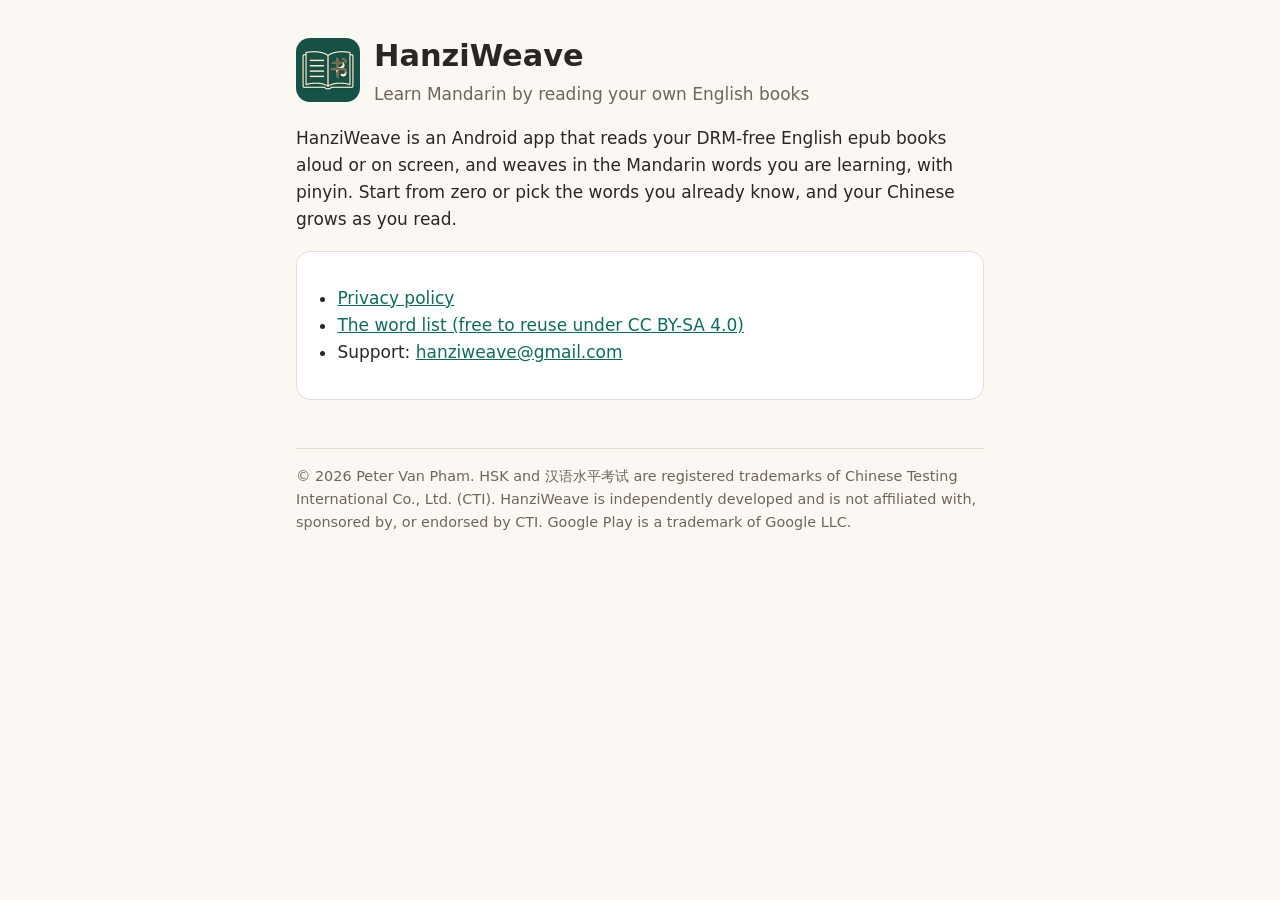
<file: index.html>
<!doctype html>
<html lang="en"><head><meta charset="utf-8"><meta name="viewport" content="width=device-width,initial-scale=1">
<title>HanziWeave</title><link rel="icon" href="icon.png"><link rel="stylesheet" href="style.css"></head>
<body><main>
<header class="brand"><img src="icon.png" alt=""><div><h1>HanziWeave</h1><div class="muted">Learn Mandarin by reading your own English books</div></div></header>
<p>HanziWeave is an Android app that reads your DRM-free English epub books aloud or on screen,
and weaves in the Mandarin words you are learning, with pinyin. Start from zero or pick the words
you already know, and your Chinese grows as you read.</p>
<div class="card">
<ul>
<li><a href="privacy.html">Privacy policy</a></li>
<li><a href="words.html">The word list (free to reuse under CC BY-SA 4.0)</a></li>
<li>Support: <a href="mailto:hanziweave@gmail.com">hanziweave@gmail.com</a></li>
</ul>
</div>
<footer>© 2026 Peter Van Pham. HSK and 汉语水平考试 are registered trademarks of Chinese Testing International Co., Ltd. (CTI).
HanziWeave is independently developed and is not affiliated with, sponsored by, or endorsed by CTI.
Google Play is a trademark of Google LLC.</footer>
</main></body></html>
</file>
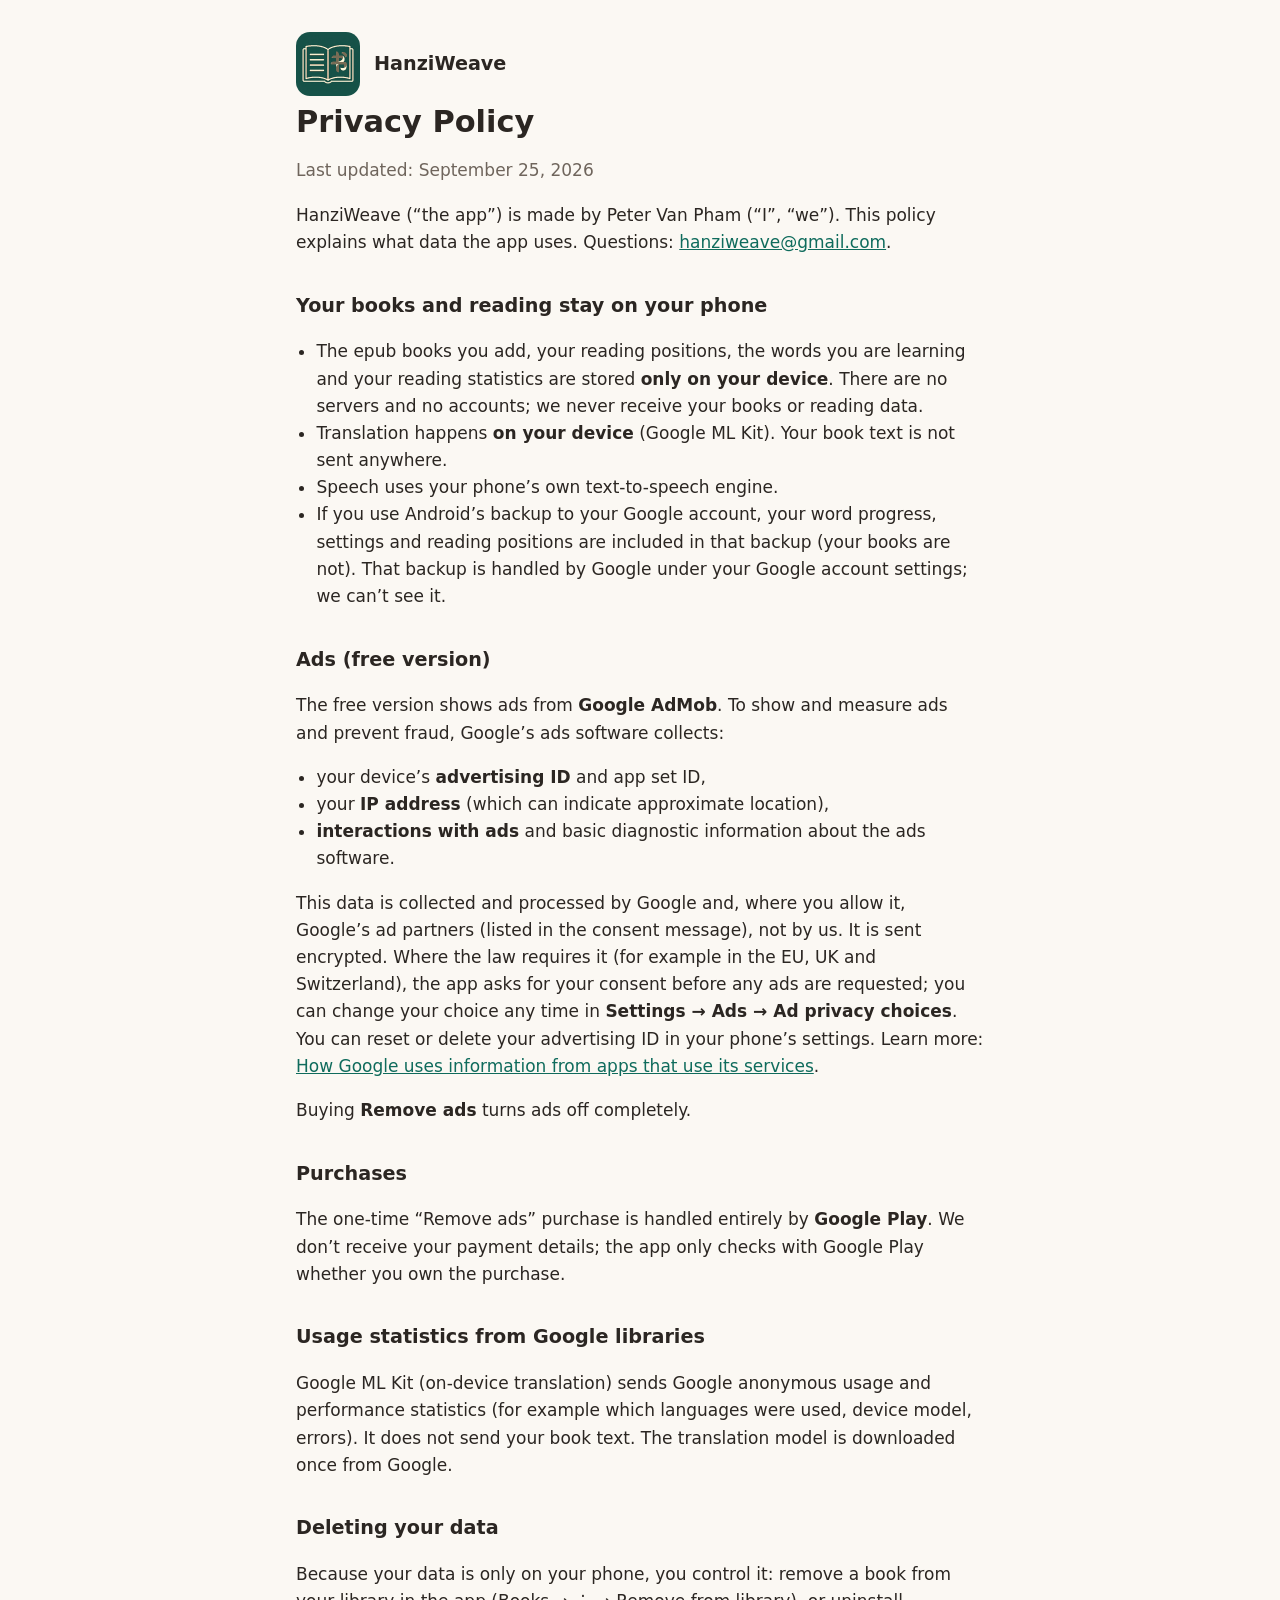
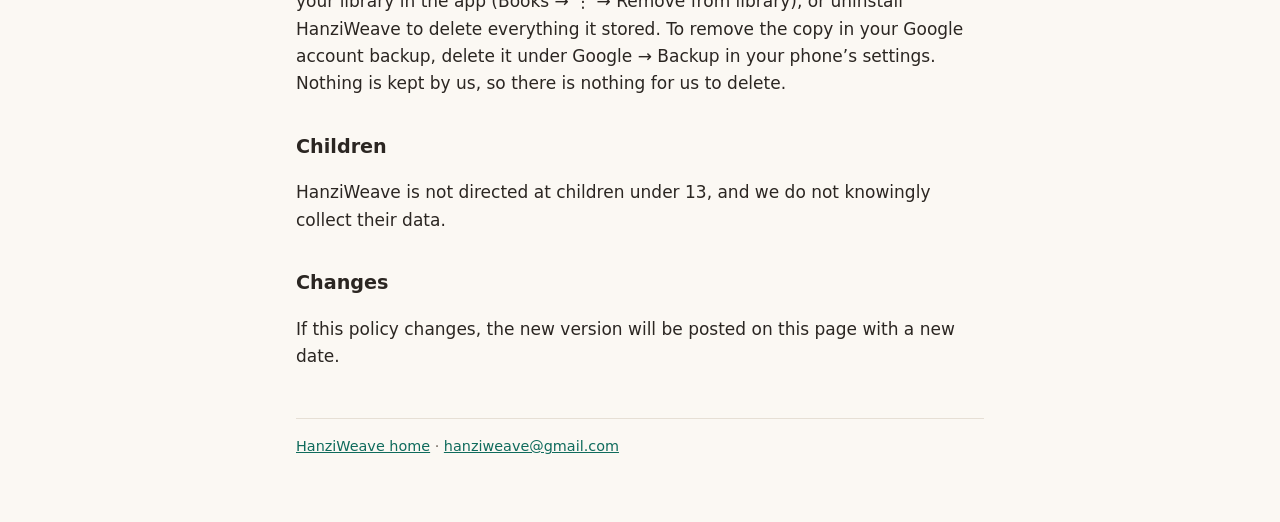
<file: privacy.html>
<!doctype html>
<html lang="en"><head><meta charset="utf-8"><meta name="viewport" content="width=device-width,initial-scale=1">
<title>HanziWeave Privacy Policy</title><link rel="icon" href="icon.png"><link rel="stylesheet" href="style.css"></head>
<body><main>
<header class="brand"><img src="icon.png" alt=""><a href="./">HanziWeave</a></header>
<h1>Privacy Policy</h1>
<p class="muted">Last updated: September 25, 2026</p>
<p>HanziWeave (“the app”) is made by Peter Van Pham (“I”, “we”). This policy explains what data the app
uses. Questions: <a href="mailto:hanziweave@gmail.com">hanziweave@gmail.com</a>.</p>

<h2>Your books and reading stay on your phone</h2>
<ul>
<li>The epub books you add, your reading positions, the words you are learning and your reading statistics are
stored <strong>only on your device</strong>. There are no servers and no accounts; we never receive your books or reading data.</li>
<li>Translation happens <strong>on your device</strong> (Google ML Kit). Your book text is not sent anywhere.</li>
<li>Speech uses your phone’s own text-to-speech engine.</li>
<li>If you use Android’s backup to your Google account, your word progress, settings and reading positions are included
in that backup (your books are not). That backup is handled by Google under your Google account settings; we can’t see it.</li>
</ul>

<h2>Ads (free version)</h2>
<p>The free version shows ads from <strong>Google AdMob</strong>. To show and measure ads and prevent fraud, Google’s ads software collects:</p>
<ul>
<li>your device’s <strong>advertising ID</strong> and app set ID,</li>
<li>your <strong>IP address</strong> (which can indicate approximate location),</li>
<li><strong>interactions with ads</strong> and basic diagnostic information about the ads software.</li>
</ul>
<p>This data is collected and processed by Google and, where you allow it, Google’s ad partners (listed in the consent message), not by us. It is sent encrypted. Where the law requires it (for example
in the EU, UK and Switzerland), the app asks for your consent before any ads are requested; you can change your choice any time in
<strong>Settings → Ads → Ad privacy choices</strong>. You can reset or delete your advertising ID in your phone’s settings.
Learn more: <a href="https://policies.google.com/technologies/partner-sites">How Google uses information from apps that use its services</a>.</p>
<p>Buying <strong>Remove ads</strong> turns ads off completely.</p>

<h2>Purchases</h2>
<p>The one-time “Remove ads” purchase is handled entirely by <strong>Google Play</strong>. We don’t receive your payment details;
the app only checks with Google Play whether you own the purchase.</p>

<h2>Usage statistics from Google libraries</h2>
<p>Google ML Kit (on-device translation) sends Google anonymous usage and performance statistics (for example which languages were
used, device model, errors). It does not send your book text. The translation model is downloaded once from Google.</p>

<h2>Deleting your data</h2>
<p>Because your data is only on your phone, you control it: remove a book from your library in the app (Books → ⋮ → Remove from library), or uninstall HanziWeave to delete
everything it stored. To remove the copy in your Google account backup, delete it under Google → Backup in your phone’s settings.
Nothing is kept by us, so there is nothing for us to delete.</p>

<h2>Children</h2>
<p>HanziWeave is not directed at children under 13, and we do not knowingly collect their data.</p>

<h2>Changes</h2>
<p>If this policy changes, the new version will be posted on this page with a new date.</p>

<footer><a href="./">HanziWeave home</a> · <a href="mailto:hanziweave@gmail.com">hanziweave@gmail.com</a></footer>
</main></body></html>
</file>
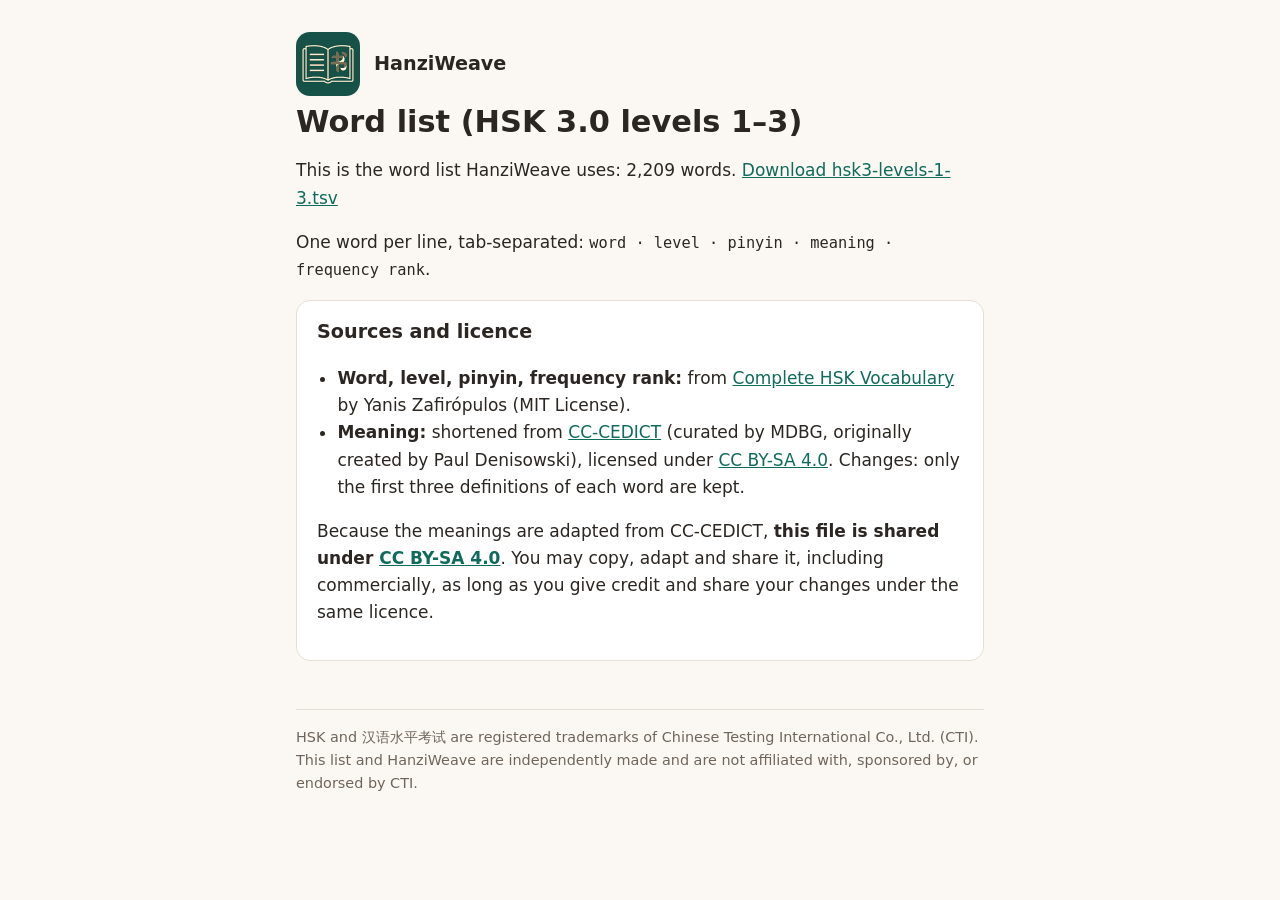
<file: words.html>
<!doctype html>
<html lang="en"><head><meta charset="utf-8"><meta name="viewport" content="width=device-width,initial-scale=1">
<title>HanziWeave Word List</title><link rel="icon" href="icon.png"><link rel="stylesheet" href="style.css"></head>
<body><main>
<header class="brand"><img src="icon.png" alt=""><a href="./">HanziWeave</a></header>
<h1>Word list (HSK 3.0 levels 1–3)</h1>
<p>This is the word list HanziWeave uses: 2,209 words. <a href="hsk3-levels-1-3.tsv" download>Download hsk3-levels-1-3.tsv</a></p>
<p>One word per line, tab-separated: <code>word · level · pinyin · meaning · frequency rank</code>.</p>
<div class="card">
<h2 style="margin-top:0">Sources and licence</h2>
<ul>
<li><strong>Word, level, pinyin, frequency rank:</strong> from <a href="https://github.com/drkameleon/complete-hsk-vocabulary">Complete HSK Vocabulary</a>
by Yanis Zafirópulos (MIT License).</li>
<li><strong>Meaning:</strong> shortened from <a href="https://cc-cedict.org/wiki/">CC-CEDICT</a> (curated by MDBG, originally created by Paul Denisowski),
licensed under <a href="https://creativecommons.org/licenses/by-sa/4.0/">CC BY-SA 4.0</a>. Changes: only the first three definitions of each word are kept.</li>
</ul>
<p>Because the meanings are adapted from CC-CEDICT, <strong>this file is shared under
<a href="https://creativecommons.org/licenses/by-sa/4.0/">CC BY-SA 4.0</a></strong>. You may copy, adapt and share it, including commercially,
as long as you give credit and share your changes under the same licence.</p>
</div>
<footer>HSK and 汉语水平考试 are registered trademarks of Chinese Testing International Co., Ltd. (CTI).
This list and HanziWeave are independently made and are not affiliated with, sponsored by, or endorsed by CTI.</footer>
</main></body></html>
</file>
<file: style.css>
:root{--bg:#fbf8f3;--fg:#2b2622;--muted:#6f655c;--accent:#0f6b5c;--card:#fff;--line:#e6dfd5}
@media (prefers-color-scheme:dark){:root{--bg:#1c1a18;--fg:#ece6de;--muted:#a79d92;--accent:#5cc2ad;--card:#262320;--line:#3a3530}}
*{box-sizing:border-box}
body{margin:0;background:var(--bg);color:var(--fg);font:17px/1.6 system-ui,-apple-system,"Segoe UI",Roboto,sans-serif}
main{max-width:720px;margin:0 auto;padding:32px 16px 64px}
a{color:var(--accent)}
h1{font-size:1.9rem;line-height:1.2;margin:.2em 0}
h2{font-size:1.2rem;margin:1.8em 0 .4em}
.muted{color:var(--muted)}
header.brand{display:flex;align-items:center;gap:14px;margin-bottom:8px}
header.brand img{width:64px;height:64px;border-radius:14px}
header.brand a{text-decoration:none;color:inherit;font-weight:600;font-size:1.2rem}
.card{background:var(--card);border:1px solid var(--line);border-radius:14px;padding:16px 20px;margin:16px 0}
ul{padding-left:1.2em}
footer{margin-top:48px;font-size:.9rem;color:var(--muted);border-top:1px solid var(--line);padding-top:16px}
code{font-size:.9em}
</file>
